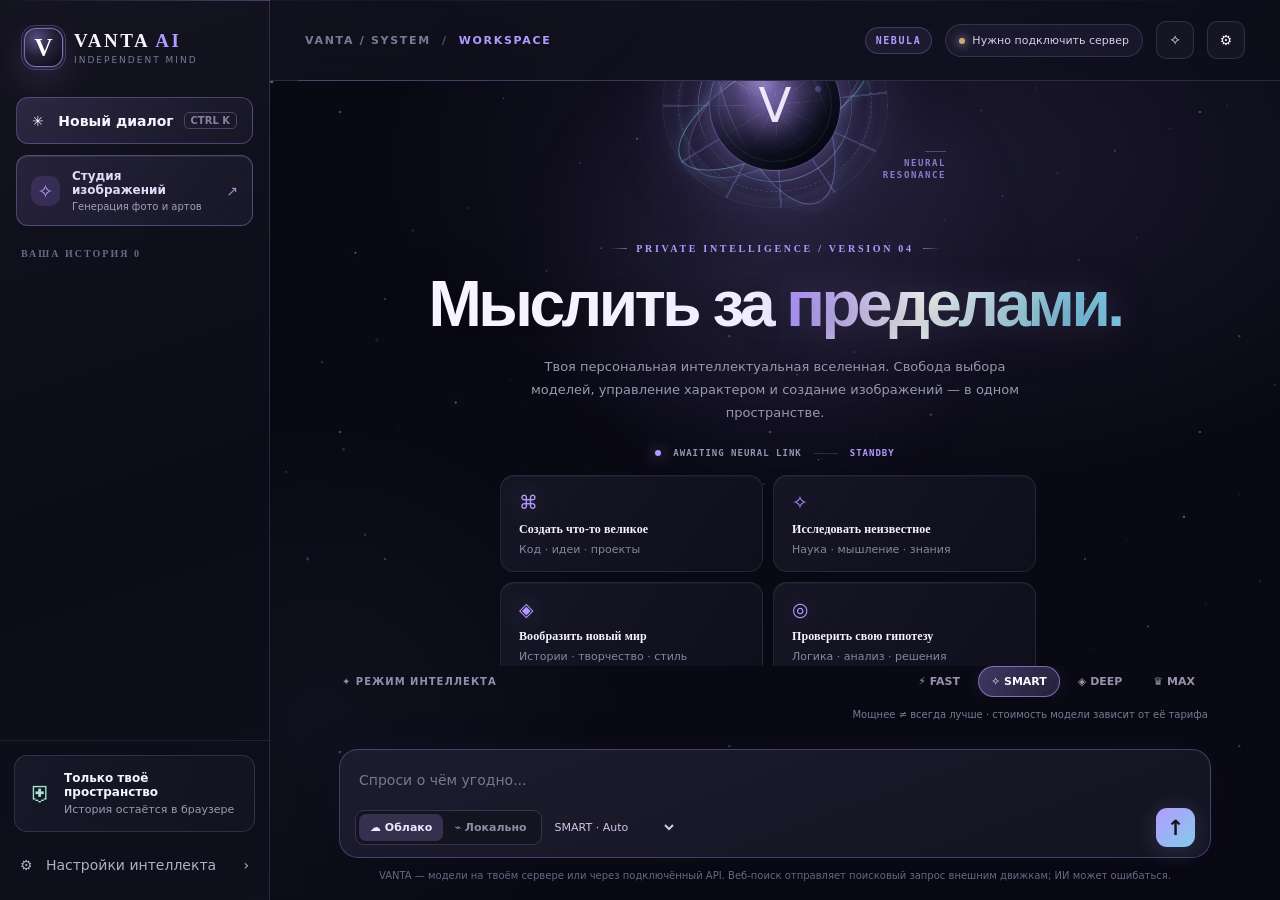
<file: vanta/index.html>
<!doctype html>
<html lang="ru">
<head>
<meta charset="UTF-8"><meta name="viewport" content="width=device-width,initial-scale=1,viewport-fit=cover">
<meta name="theme-color" content="#080910"><meta name="mobile-web-app-capable" content="yes"><meta name="apple-mobile-web-app-capable" content="yes"><meta name="apple-mobile-web-app-status-bar-style" content="black-translucent"><link rel="icon" type="image/svg+xml" href="vanta-icon.svg"><link rel="manifest" href="manifest.webmanifest"><meta name="description" content="VANTA AI — личная интеллектуальная среда. Модели, приватные диалоги, собственные правила.">
<meta name="referrer" content="no-referrer"><meta http-equiv="Content-Security-Policy" content="default-src 'none'; style-src 'self' 'unsafe-inline'; script-src 'self' 'unsafe-inline'; connect-src 'self' https:; img-src 'self' blob: data:; manifest-src 'self'; base-uri 'none'; form-action 'none'; object-src 'none'"><meta name="robots" content="noindex,nofollow">
<title>VANTA AI — Intelligence, Unbound</title>
<style>

:root{color-scheme:dark;--bg:#080910;--panel:#11121c;--panel2:#171927;--edge:rgba(194,196,239,.105);--text:#f2f0fa;--muted:#989bb4;--accent:#ac99ff;--cyan:#9adced;--gold:#e5c7a5;--nav:270px}
*{box-sizing:border-box}html,body{margin:0;height:100%;overflow:hidden}body{font-family:'DM Sans',system-ui,sans-serif;color:var(--text);background:var(--bg);font-size:14px}button,input,textarea,select{font:inherit}button{cursor:pointer}button:focus-visible,input:focus-visible,textarea:focus-visible,select:focus-visible{outline:2px solid var(--accent);outline-offset:3px}button,select{color:inherit}.app{height:100dvh;display:grid;grid-template-columns:var(--nav) minmax(0,1fr);background:radial-gradient(ellipse 42% 44% at 78% -10%,#171329 0,transparent 100%),#090910}.sidebar{display:flex;flex-direction:column;border-right:1px solid var(--edge);background:linear-gradient(145deg,#10111a,#0d0e16 60%,#12111c);min-width:0;z-index:10}.logo{display:flex;align-items:center;gap:11px;padding:28px 24px 30px}.mark{width:39px;height:39px;display:grid;place-items:center;border:1px solid #8174c8;border-radius:12px;background:radial-gradient(circle at 55% 30%,#52458b,#211f39);font:700 25px 'Space Grotesk';box-shadow:0 0 28px #6e5dd633}.logo strong{display:block;font:700 19px 'Space Grotesk';letter-spacing:2px}.logo small{display:block;color:#767c9c;letter-spacing:2px;font-size:9px;margin-top:3px}.small-label{font:700 10px 'Space Grotesk';letter-spacing:2px;color:#646b87;text-transform:uppercase;margin:22px 21px 10px}.new-btn{margin:0 16px;background:#1d1d2c;border:1px solid #3b365a;display:flex;justify-content:space-between;align-items:center;padding:14px 15px;border-radius:12px;font-weight:600;transition:.2s}.new-btn:hover{background:#29243b}.hotkey{color:#85809c;border:1px solid #49435b;font-size:10px;padding:2px 6px;border-radius:5px}.sidebar-list{display:flex;flex-direction:column;gap:5px;padding:0 12px;overflow:auto;flex:1}.chat-link{display:flex;justify-content:space-between;gap:6px;align-items:center;border:1px solid transparent;border-radius:10px;background:transparent;text-align:left;min-height:43px;padding:0 10px;color:#9296ac}.chat-link.active{background:#1e1d2b;color:#efecf8;border-color:#353149}.chat-link:hover{background:#1b1b27}.chat-link span{white-space:nowrap;overflow:hidden;text-overflow:ellipsis;max-width:175px}.chat-link .delete{background:none;border:0;color:#777b91;font-size:20px;padding:3px;opacity:0}.chat-link:hover .delete,.chat-link.active .delete{opacity:1}.sidebar-foot{padding:14px;border-top:1px solid var(--edge)}.guard{padding:15px;border:1px solid #303147;border-radius:13px;background:linear-gradient(110deg,#171828,#12131f);display:flex;gap:12px;align-items:center}.guard i{font-style:normal;color:#a7e3d2;font-size:22px}.guard b{font-size:12px;display:block}.guard small{font-size:11px;color:var(--muted);display:block;margin-top:4px}.side-settings{margin-top:12px;width:100%;display:flex;align-items:center;justify-content:space-between;padding:13px 6px;border:0;background:none;color:#b0afc3;text-align:left}.main{min-width:0;height:100dvh;display:flex;flex-direction:column;position:relative}.topbar{height:81px;flex-shrink:0;border-bottom:1px solid var(--edge);display:flex;align-items:center;justify-content:space-between;padding:0 35px;gap:15px}.crumb{display:flex;align-items:center;gap:11px;font-size:11px;letter-spacing:1.5px;font-weight:700;color:#777b95;text-transform:uppercase}.crumb b{font-weight:600;color:#d2cced}.topright{display:flex;align-items:center;gap:13px}.status{font-size:11px;border:1px solid #3a354e;background:#151522;border-radius:30px;padding:9px 13px;color:#b6a9dd;white-space:nowrap}.status-dot{width:6px;height:6px;display:inline-block;border-radius:50%;background:#d4a162;margin-right:7px;box-shadow:0 0 10px currentColor}.mini-btn{background:#1a1b29;border:1px solid #393448;border-radius:10px;width:38px;height:38px}.menu{display:none}.stage{flex:1;min-height:0;overflow-y:auto;scrollbar-color:#373046 transparent;scrollbar-width:thin;display:flex;flex-direction:column}.hero{position:relative;flex:1;min-height:510px;padding:8px 24px 35px;display:flex;flex-direction:column;justify-content:center;align-items:center;text-align:center;overflow:hidden}.ambient{pointer-events:none;position:absolute;border-radius:50%;width:480px;height:480px;top:2%;background:radial-gradient(circle,#7a61db17 0,transparent 63%);filter:blur(12px)}.orbit-box{position:relative;width:190px;height:190px;margin-bottom:25px;display:grid;place-items:center}.orbit{position:absolute;border:1px solid #9a89d94c;border-radius:50%;inset:9px;transform:rotateX(67deg) rotate(-28deg);box-shadow:0 0 50px #5240a81c}.orbit.two{transform:rotateY(66deg) rotate(40deg);inset:18px;border-color:#78c1dd3c}.orbit.three{transform:rotate(40deg) rotateX(70deg);inset:0;border-color:#cbaaff38}.eclipse{width:129px;height:129px;border-radius:50%;background:radial-gradient(circle at 36% 33%,#6d619b 0,#39335b 20%,#171827 52%,#090c18 72%);box-shadow:inset -15px -14px 26px #050610,inset 14px 8px 28px #8871b02e,0 0 28px 12px #5647a527,0 0 95px 20px #6657ae2c;animation:breathe 5s ease-in-out infinite}.eclipse:after{content:'';display:block;height:65%;width:65%;margin:18%;border-radius:50%;background:radial-gradient(circle,#2f2a4e2c,transparent 70%)}@keyframes breathe{50%{transform:scale(1.055);box-shadow:inset -15px -14px 26px #050610,inset 14px 8px 28px #8871b02e,0 0 40px 18px #5647a535,0 0 110px 25px #6657ae38}}.serial{font:700 10px 'Space Grotesk';letter-spacing:3.5px;color:#af9ceb;margin-bottom:17px}.hero h1{margin:0;font:500 clamp(39px,5vw,70px)/1.08 'Space Grotesk',sans-serif;letter-spacing:-3.2px;max-width:750px}.hero h1 em{font-style:normal;background:linear-gradient(90deg,#c9b7ff,#8fcde0,#c7b4f9);background-clip:text;color:transparent}.hero p{color:#9699af;max-width:520px;line-height:1.7;font-size:14px;margin:19px 0 32px}.prompts{display:grid;grid-template-columns:repeat(2,minmax(0,245px));gap:11px;max-width:510px;width:100%}.prompt{border:1px solid #323048;background:#141522b5;text-align:left;padding:15px 18px;border-radius:13px;position:relative;transition:.2s}.prompt:hover{border-color:#8174bc;transform:translateY(-2px)}.prompt b{font:600 12px 'Space Grotesk';display:block;margin:9px 0 3px}.prompt small{font-size:11px;color:#84889f}.prompt .symbol{font-size:20px;color:#bda5ff}.thread{width:min(810px,calc(100% - 48px));margin:34px auto 50px;display:flex;flex-direction:column;gap:25px}.bubble{display:flex;align-items:flex-start;gap:13px}.bubble.user{flex-direction:row-reverse}.avatar{display:grid;place-items:center;flex-shrink:0;width:30px;height:30px;border:1px solid #555071;background:#27243b;border-radius:10px;font:700 13px 'Space Grotesk'}.bubble.user .avatar{background:#26353e;border-color:#42616b}.msg{flex:1;min-width:0}.bubble.user .msg{flex:initial;max-width:85%;background:#1e2030;border:1px solid #36374b;border-radius:17px 4px 17px 17px;padding:12px 16px}.who{font-weight:700;font-size:11px;color:#aea0d9;margin:4px 0 10px}.bubble.user .who{display:none}.content{font-size:14px;line-height:1.8;white-space:pre-wrap;overflow-wrap:anywhere}.bubble.user .content{font-size:13px}.message-actions{display:flex;gap:8px;margin-top:10px}.message-actions button{background:none;border:0;color:#8b8da4;padding:4px 0;font-size:11px}.composer-wrap{flex-shrink:0;width:min(872px,calc(100% - 60px));margin:0 auto;padding:0 0 19px}.composer{border:1px solid #48405c;background:linear-gradient(150deg,#1b1a28,#151623);box-shadow:0 12px 45px #0004,0 0 33px #7d61d114;border-radius:18px;padding:14px 15px 10px}.composer textarea{display:block;background:none;border:0;outline:0;color:#f7f4ff;resize:none;width:100%;min-height:44px;max-height:160px;font-size:14px;line-height:1.5;padding:6px 4px}.composer textarea::placeholder{color:#78788f}.composer-row{display:flex;align-items:center;justify-content:space-between;gap:12px}.model-controls{display:flex;align-items:center;flex-wrap:wrap;gap:9px}.pills{display:flex;align-items:center;border:1px solid #37344d;padding:3px;border-radius:9px;background:#131420}.pill{border:0;border-radius:7px;background:none;color:#8e8ca7;padding:7px 11px;font-size:11px;font-weight:700}.pill.active{background:#34304d;color:#eee8ff}.model-select{background:transparent;border:0;font-size:11px;max-width:195px;color:#d1c8eb;outline:0}.model-select option{background:#1e1d2b}.send{width:39px;height:39px;border:0;border-radius:11px;background:#a78cff;color:#141022;display:grid;place-items:center;font-size:21px;transition:.2s;font-weight:700}.send:hover{background:#c2adff}.send:disabled{opacity:.45;cursor:not-allowed}.foot-note{text-align:center;color:#656982;font-size:10px;padding-top:12px}.foot-note a{color:#a796e3}.notice{color:#d6b890;font-size:12px;margin:0 0 8px;min-height:16px;text-align:center}.hidden{display:none!important}.scrim{display:none}.modal{border:1px solid #4a4265;background:#161725;color:#f4f2f9;width:min(560px,calc(100% - 28px));border-radius:18px;padding:26px;box-shadow:0 30px 100px #000b}.modal::backdrop{background:#03040cc7;backdrop-filter:blur(7px)}.modal h2{font:600 25px 'Space Grotesk';letter-spacing:-1px;margin:5px 0 10px}.modal .desc{font-size:12px;color:#9a9ab3;line-height:1.7;margin-bottom:24px}.field{display:block;color:#dad3ee;font-weight:700;font-size:11px;margin:15px 0 7px}.field-help{font-size:11px;color:#9294ab;margin:5px 0 8px}.modal input:not([type=checkbox]),.modal textarea{background:#0d0e18;border:1px solid #38364d;padding:12px 13px;width:100%;border-radius:10px;color:#f2f1fa;outline:0}.modal textarea{resize:vertical;min-height:86px}.modal input:focus,.modal textarea:focus{border-color:#8e79d6}.row-switch{margin-top:18px;display:flex;align-items:center;gap:10px;font-size:12px;color:#b5b5c9}.modal-buttons{display:flex;justify-content:space-between;gap:10px;margin-top:25px;flex-wrap:wrap}.btn{background:#242337;border:1px solid #48425d;padding:11px 14px;border-radius:10px;font-size:12px}.btn.accent{background:#a992ff;border-color:#a992ff;color:#140e22;font-weight:800}.help{margin-top:15px;color:#a4a4b9;font-size:11px;line-height:1.65}.help a{color:#cab9ff}.mobile-note{display:none}
@media(max-width:900px){:root{--nav:238px}.topbar{padding:0 22px}.hero h1{font-size:55px}.composer-wrap{width:calc(100% - 40px)}}
@media(max-width:680px){.app{display:block}.sidebar{position:fixed;inset:0 auto 0 0;width:min(295px,85vw);transform:translateX(-103%);transition:transform .22s;z-index:21;box-shadow:15px 0 45px #0006}.sidebar.open{transform:translateX(0)}.scrim.show{display:block;position:fixed;inset:0;background:#05050bbd;z-index:20}.menu{display:block}.main{height:100dvh}.topbar{height:65px;padding:0 16px}.crumb{font-size:9px;letter-spacing:1px}.topright{gap:7px}.status{font-size:10px;padding:8px}.status .tiny-hide{display:none}.hero{justify-content:center;min-height:525px;padding:4px 17px 22px}.orbit-box{width:145px;height:145px;margin-bottom:23px}.eclipse{width:103px;height:103px}.hero h1{font-size:clamp(36px,10vw,49px);letter-spacing:-2.2px}.hero p{font-size:12px;margin:16px 0 24px}.prompts{gap:8px}.prompt{padding:13px}.prompt small{font-size:10px}.composer-wrap{width:calc(100% - 22px);padding-bottom:max(10px,env(safe-area-inset-bottom))}.composer{padding:10px 11px 8px}.model-select{max-width:117px}.thread{width:calc(100% - 22px);margin-top:22px}.bubble{gap:8px}.content{font-size:13px}.foot-note{font-size:9px}.modal{padding:18px}.mobile-note{display:block}}
@media(prefers-reduced-motion:reduce){*{animation:none!important;transition:none!important}}
</style>
<link rel="stylesheet" href="studio.css">
<link rel="stylesheet" href="visuals.css?v=04">
</head>
<body>
<div class="app">
<aside id="sidebar" class="sidebar">
 <div class="logo"><span class="mark">V</span><span><strong>VANTA <span style="color:var(--accent)">AI</span></strong><small>INDEPENDENT MIND</small></span></div>
 <button id="newChat" class="new-btn"><span>✳ &nbsp; Новый диалог</span><span class="hotkey">CTRL K</span></button>
 <button id="openStudioSide" class="studio-launch"><span class="glyph">✧</span><span><b>Студия изображений</b><small>Генерация фото и артов</small></span><span class="arrow">↗</span></button>
 <div class="small-label">ВАША ИСТОРИЯ <span id="count">0</span></div><nav id="history" class="sidebar-list" aria-label="Диалоги"></nav>
 <div class="sidebar-foot"><div class="guard"><i>⛨</i><div><b>Только твоё пространство</b><small>История остаётся в браузере</small></div></div><button id="settingsBtn" class="side-settings"><span>⚙ &nbsp; Настройки интеллекта</span><span>›</span></button></div>
</aside><div id="scrim" class="scrim"></div>
<main class="main">
 <header class="topbar"><div class="crumb"><button id="menu" class="mini-btn menu" aria-label="Открыть меню">☰</button><span>VANTA / SYSTEM</span><span style="color:#52536d">/</span><b>WORKSPACE</b></div><div class="topright"><span id="themeLabel" class="vanta-chip">NEBULA</span><span class="status"><i class="status-dot"></i><span id="status">Сервер не подключён</span></span><button id="openStudioTop" class="mini-btn" title="Генерация изображений" aria-label="Студия изображений">✧</button><button id="topSettings" class="mini-btn" aria-label="Настройки">⚙</button></div></header>
 <div id="stage" class="stage">
  <section id="hero" class="hero"><div class="ambient" aria-hidden="true"></div>
   <canvas id="neuralField" class="cosmos-canvas" aria-hidden="true"></canvas><div class="cosmos-grid" aria-hidden="true"></div>
   <div id="vantaOrbit" class="orbit-console vanta-orbit-shell" role="img" aria-label="Анимированное нейронное ядро VANTA с орбитами">
    <span class="orbit-halo" aria-hidden="true"></span><span class="orbit-plate" aria-hidden="true"></span>
    <span class="orbit-lane" aria-hidden="true"></span><span class="orbit-lane second" aria-hidden="true"></span><span class="orbit-lane third" aria-hidden="true"></span>
    <span class="orbit-sphere" aria-hidden="true"><span class="core-glyph">V</span></span>
    <span class="orbit-coordinate a" aria-hidden="true">VANTA / 04<br>CORE</span>
    <span class="orbit-coordinate b" aria-hidden="true">NEURAL<br>RESONANCE</span>
   </div>
   <div class="serial">PRIVATE INTELLIGENCE / VERSION 04</div>
   <h1>Мыслить за <em>пределами.</em></h1>
   <p>Твоя персональная интеллектуальная вселенная. Свобода выбора моделей, управление характером и создание изображений — в одном пространстве.</p>
   <div class="core-readout" aria-live="off"><span class="readout-pulse" aria-hidden="true"></span><span id="coreCaption">AWAITING NEURAL LINK</span><span class="bar" aria-hidden="true"></span><b id="coreDetail">STANDBY</b></div>
   <div class="prompts"><button class="prompt" data-text="Помоги мне спроектировать необычный сайт будущего, предложи архитектуру и код."><span class="symbol">⌘</span><b>Создать что-то великое</b><small>Код · идеи · проекты</small></button>
   <button class="prompt" data-text="Помоги разобраться в очень сложной научной теме с примерами и аналогиями."><span class="symbol">✧</span><b>Исследовать неизвестное</b><small>Наука · мышление · знания</small></button>
   <button class="prompt" data-text="Предложи неожиданный сюжет для тёмного фэнтези с глубокой философией."><span class="symbol">◈</span><b>Вообразить новый мир</b><small>Истории · творчество · стиль</small></button>
   <button class="prompt" data-text="Проанализируй мою идею проекта, найди слабые места и предложи сильную стратегию."><span class="symbol">◎</span><b>Проверить свою гипотезу</b><small>Логика · анализ · решения</small></button></div>
   <button id="openStudioHero" class="vision-shortcut">✧ &nbsp; Или создай своё изображение &nbsp; ↗</button>
  </section>
  <section id="thread" class="thread hidden" aria-label="Сообщения чата" aria-live="polite"></section>
 </div>
 <div class="composer-wrap"><div class="powerbar" id="powerBar"><span class="power-label">✦ РЕЖИМ ИНТЕЛЛЕКТА</span><div class="power-presets" role="group" aria-label="Мощность облачной модели"><button class="power" data-power="fast">⚡ FAST</button><button class="power active" data-power="smart">✧ SMART</button><button class="power" data-power="deep">◈ DEEP</button><button class="power" data-power="max">♛ MAX</button></div></div><div id="powerHint" class="power-status">Мощнее ≠ всегда лучше · дорогие модели могут стоить заметно больше</div><div id="notice" class="notice" role="status"></div>
 <div class="composer"><textarea id="input" rows="1" maxlength="12000" placeholder="Спроси о чём угодно..." aria-label="Введите сообщение"></textarea>
 <div class="composer-row"><div class="model-controls"><div class="pills"><button id="cloudMode" class="pill active">☁ Облако</button><button id="localMode" class="pill">⌁ Локально</button></div><select id="model" class="model-select" aria-label="Выбери модель"><option value="openrouter/auto">Автовыбор · сильная</option><option value="anthropic/claude-sonnet-4.6">Claude Sonnet 4.6</option><option value="openai/gpt-5.6">GPT-5.6</option><option value="qwen3:4b">Qwen3 4B</option></select><button id="searchToggle" class="search-toggle" type="button" hidden aria-pressed="true" title="Свой интернет-поиск через SearXNG">🌐 Поиск</button></div><button id="send" class="send" aria-label="Отправить сообщение" title="Отправить">↑</button></div>
 </div><div class="foot-note">VANTA — модели на твоём сервере или через подключённый API. Веб-поиск отправляет поисковый запрос внешним движкам; ИИ может ошибаться.</div></div>
 <nav class="mobile-dock" aria-label="Навигация">
 <button id="dockChat" class="active" type="button"><b>◇</b>Диалог</button>
 <button id="openStudioMobile" type="button"><b>✧</b>Фото AI</button>
 <button id="dockPower" type="button"><b>⌘</b>Мощность</button>
 <button id="dockSettings" type="button"><b>⚙</b>Настройки</button>
 </nav>
</main></div>
<dialog id="settings" class="modal">
 <div style="display:flex;align-items:center;justify-content:space-between;gap:10px"><span class="serial" style="margin:0">VANTA / CONTROL PANEL</span><button id="closeSettings" class="mini-btn" aria-label="Закрыть">×</button></div>
 <h2>Настрой свой интеллект</h2><p class="desc">Сейчас открыт интерфейс VANTA. Чтобы ИИ начал отвечать, сначала нужен запущенный сервер. Одной регистрации в Cloudflare недостаточно. Не вводи пароль от Cloudflare или GitHub.</p>
 <label class="field" for="endpoint">Адрес запущенного сервера VANTA</label><input id="endpoint" autocomplete="off" spellcheck="false" placeholder="https://твой-сервер.workers.dev"><div class="field-help">Для телефона нужен HTTPS-адрес твоего сервера. URL появится после его запуска. Локально на ПК можно использовать http://127.0.0.1:8765.</div>
 <label class="field" for="access">Личный токен входа</label><input id="access" type="password" autocomplete="off" placeholder="Токен, созданный при настройке VANTA"><div class="field-help">Это отдельный секрет VANTA, не пароль Cloudflare. Не сохраняется на диске.</div>
 <label class="field" for="modelCustom">Свой ID модели (необязательно)</label><input id="modelCustom" autocomplete="off" placeholder="Не заполняй, если не знаешь ID модели"><div class="field-help">Оставь пустым: режимы FAST / SMART / DEEP / MAX выбираются отдельно.</div>
 <label class="field" for="prompt">Характер ИИ / системная инструкция</label><textarea id="prompt" rows="3" maxlength="3500">Ты VANTA AI, личный интеллектуальный помощник. Отвечай вдумчиво, честно, точно и содержательно. Не выдумывай факты. Пиши на языке пользователя.</textarea>
 <label class="row-switch"><input id="ephemeral" type="checkbox"> Приватный сеанс — не записывать историю</label>
 <section class="visual-settings" aria-labelledby="visualLabel">
  <div id="visualLabel" class="visual-settings-title">✦ Внешний вид / VANTA VISUALS</div>
  <div class="theme-choices" role="group" aria-label="Цветовая тема">
   <button class="theme-choice" type="button" data-theme="nebula" aria-pressed="true"><span class="theme-swatch" aria-hidden="true"></span>NEBULA</button>
   <button class="theme-choice" type="button" data-theme="arctic" aria-pressed="false"><span class="theme-swatch" aria-hidden="true"></span>ARCTIC</button>
   <button class="theme-choice" type="button" data-theme="ember" aria-pressed="false"><span class="theme-swatch" aria-hidden="true"></span>EMBER</button>
  </div>
  <label class="motion-toggle"><input id="motionChoice" type="checkbox" checked> Атмосферные эффекты и движение</label>
 </section>
 <div class="modal-buttons"><button id="export" class="btn">Экспорт истории</button><button id="clear" class="btn">Очистить историю</button><button id="saveSettings" class="btn accent">Сохранить настройки</button></div>
 <div class="help">Нужна помощь с запуском? <a href="https://github.com/anime-void-app/anime-void-app.github.io/blob/main/vanta/free-worker/README.md" target="_blank" rel="noopener noreferrer">Бесплатно с телефона (0 ₽)</a> · <a href="https://github.com/anime-void-app/anime-void-app.github.io/blob/main/vanta/selfhost/README.md" target="_blank" rel="noopener noreferrer">Свой ИИ без API-лимитов</a> · <a href="https://github.com/anime-void-app/anime-void-app.github.io/blob/main/vanta/README.md" target="_blank" rel="noopener noreferrer">Облачное подключение</a>. Пока сервер не запущен, чат и генерация картинок недоступны.</div>
</dialog>

<dialog id="studio" class="studio-modal" aria-labelledby="studioHeading">
 <div class="studio-wrap">
  <div class="studio-left">
   <div class="studio-kicker">✦ VANTA VISUAL LAB / 2026</div>
   <h2 id="studioHeading" class="studio-heading">Искусство из <em>мысли.</em></h2>
   <div class="studio-lead">От реалистичной фотографии до аниме и фантастических миров. Результат создаёт настоящая модель ИИ.</div>
   <label class="studio-label" for="imgPrompt">ЧТО СОЗДАЁМ?</label>
   <textarea id="imgPrompt" maxlength="4000" class="studio-textarea" placeholder="Например: кинематографичный портрет девушки с серебряными волосами под дождём в неоновом Токио, отражения, мягкое освещение..."></textarea>
   <div class="studio-minirow">
    <button type="button" class="studio-tag" data-image-style="photorealistic, natural skin texture, cinematic lens and lighting">📷 Фото</button>
    <button type="button" class="studio-tag" data-image-style="premium anime illustration, beautiful linework, atmospheric lighting">✦ Аниме</button>
    <button type="button" class="studio-tag" data-image-style="epic dark fantasy art, highly detailed, mystical atmosphere">◈ Фэнтези</button>
    <button type="button" class="studio-tag" data-image-style="elegant editorial design, careful composition, refined typography">⌘ Дизайн</button>
   </div>
   <div class="studio-cols">
    <div><label for="imgPreset" class="studio-label">МОЩНОСТЬ РИСОВАНИЯ</label>
     <select id="imgPreset" class="studio-select">
      <option value="quick">⚡ FAST · экономно</option>
      <option value="balanced" selected>✧ PRO · универсально</option>
      <option value="ultra">♛ ULTRA · детализация</option>
     </select>
    </div>
    <div><label for="imgRatio" class="studio-label">ФОРМАТ КАДРА</label>
     <select id="imgRatio" class="studio-select">
      <option value="1:1">1:1 · квадрат</option><option value="9:16">9:16 · TikTok / телефон</option><option value="16:9">16:9 · обои</option><option value="3:4">3:4 · портрет</option><option value="4:3">4:3 · альбом</option>
     </select>
    </div>
   </div>
   <button id="imgGo" class="studio-go" type="button">✦ Создать изображение</button>
   <div id="imgError" class="studio-error" role="alert"></div>
   <div id="imgAuthNote" class="studio-hint"></div>
   <div class="studio-hint">Генерация изображений расходует баланс облачного API. Результат хранится в этой вкладке, пока ты его не скачал.</div>
   <button type="button" id="studioOpenSettings" class="btn" style="margin-top:13px;align-self:flex-start">⚙ Подключить сервер</button>
  </div>
  <div class="studio-right">
   <div class="studio-topline"><span>LIVE CANVAS / VISUAL PREVIEW</span><button id="studioClose" class="studio-close" type="button" aria-label="Закрыть студию">×</button></div>
   <div id="imgPreview" class="studio-preview"><div class="empty"><span>◉</span><strong>Пока чистый холст</strong><p>Опиши сцену и выбери качество. Готовая работа появится здесь.</p></div></div>
   <div id="imgProgress" class="studio-progress" hidden><span>Синтезируем изображение…</span></div>
   <div class="studio-result-bottom"><span id="imgMeta">Ожидание запроса · 1 изображение</span><button type="button" id="imgDownload" disabled>↓ Скачать</button></div>
  </div>
 </div>
</dialog>
<script>
(function(){
'use strict';
var $=function(id){return document.getElementById(id)};
var STORAGE='vanta_ai_public_v1';
var DEFAULT_PROMPT='Ты VANTA AI, личный интеллектуальный помощник. Отвечай вдумчиво, честно, точно и содержательно. Не выдумывай факты. Пиши на языке пользователя.';
var defaultState={chats:[],active:null,mode:'cloud',model:'openrouter/auto',endpoint:'',prompt:DEFAULT_PROMPT,ephemeral:false,webSearch:true};
var state;
try{var saved=JSON.parse(localStorage.getItem(STORAGE)||'null');state=Object.assign({},defaultState,saved&&typeof saved==='object'?saved:{});if(!Array.isArray(state.chats))state.chats=[]}catch(_){state=Object.assign({},defaultState)}
var accessToken='';var busy=false;var controller=null;var noticeTimer=null;var currentModel='';var ownServer=false;var freeCloud=false;var searchAvailable=false;
function save(){try{if(state.ephemeral){localStorage.removeItem(STORAGE);return}localStorage.setItem(STORAGE,JSON.stringify({chats:state.chats.slice(0,40).map(function(c){return Object.assign({},c,{messages:c.messages.slice(-60)})}),active:state.active,mode:state.mode,model:state.model,endpoint:state.endpoint,prompt:state.prompt,webSearch:state.webSearch,ephemeral:false}))}catch(_){notify('Не удалось записать историю — сохрани важные сообщения через экспорт.')}}
function notify(t){$('notice').textContent=t;clearTimeout(noticeTimer);noticeTimer=setTimeout(function(){$('notice').textContent=''},8000)}
function active(){return state.chats.find(function(c){return c.id===state.active})||null}
function id(){return (crypto.randomUUID?crypto.randomUUID():String(Date.now())+String(Math.random()))}
function chatNew(){if(controller)controller.abort();var c={id:id(),title:'Новый диалог',messages:[],updated:Date.now()};state.chats.unshift(c);state.active=c.id;save();render();closeNav();$('input').focus();return c}
function changeChat(id){if(controller)controller.abort();state.active=id;save();render();closeNav()}
function deleteChat(id){state.chats=state.chats.filter(function(c){return c.id!==id});if(state.active===id)state.active=state.chats[0]?state.chats[0].id:null;save();render()}
function mk(tag,klass,txt){var e=document.createElement(tag);if(klass)e.className=klass;if(txt!==undefined)e.textContent=txt;return e}
function renderHistory(){var h=$('history');h.replaceChildren();$('count').textContent=state.chats.length;state.chats.slice().sort(function(a,b){return b.updated-a.updated}).forEach(function(c){var b=mk('button','chat-link'+(c.id===state.active?' active':''));b.type='button';var name=mk('span','',c.title);var del=mk('span','delete','×');del.setAttribute('role','button');del.setAttribute('tabindex','0');del.setAttribute('aria-label','Удалить чат');del.onclick=function(ev){ev.stopPropagation();deleteChat(c.id)};del.onkeydown=function(ev){if(ev.key==='Enter'){ev.stopPropagation();deleteChat(c.id)}};b.append(name,del);b.onclick=function(){changeChat(c.id)};h.append(b)})}
function renderThread(){var c=active();var list=$('thread');list.replaceChildren();var has=!!(c&&c.messages.length);$('hero').classList.toggle('hidden',has);list.classList.toggle('hidden',!has);if(!has)return;c.messages.forEach(function(m){var row=mk('article','bubble '+m.role);var av=mk('span','avatar',m.role==='user'?'Я':'V');var box=mk('div','msg');box.append(mk('div','who','VANTA AI'));var content=mk('div','content',m.content||'…');box.append(content);if(m.role==='assistant'&&m.content){var actions=mk('div','message-actions');var copy=mk('button','','Копировать');copy.onclick=function(){navigator.clipboard.writeText(m.content).then(function(){notify('Ответ скопирован')}).catch(function(){notify('Не удалось скопировать')})};actions.append(copy);box.append(actions)}row.append(av,box);list.append(row)});var s=$('stage');s.scrollTop=s.scrollHeight}
function render(){renderHistory();renderThread();$('cloudMode').textContent=ownServer?'🜁 Свой сервер':freeCloud?'☁ Бесплатно':'☁ Облако';$('cloudMode').classList.toggle('active',state.mode==='cloud');$('localMode').classList.toggle('active',state.mode==='local');var m=$('model');m.replaceChildren();var choices=freeCloud?[['openai/gpt-5.6-luna','FAST · GLM-4.7 Flash'],['openrouter/auto','SMART · Gemma 4'],['openai/gpt-5.6-sol','DEEP · Qwen 3.8'],['anthropic/claude-opus-5.5','MAX · Qwen + детали']]:ownServer?[['openai/gpt-5.6-luna','FAST · своя модель'],['openrouter/auto','SMART · своя модель'],['openai/gpt-5.6-sol','DEEP · своя модель'],['anthropic/claude-opus-5.5','MAX · своя модель']]:state.mode==='cloud'?[['openrouter/auto','SMART · Auto'],['openai/gpt-5.6-luna','FAST · GPT Luna'],['openai/gpt-5.6-sol','DEEP · GPT Sol'],['anthropic/claude-opus-5.5','MAX · Claude Opus'],['custom','Своя модель']]:[['qwen3:4b','Qwen3 · 4B'],['dolphin3','Dolphin · 8B'],['custom','Своя модель']];choices.forEach(function(pair){var o=document.createElement('option');o.value=pair[0];o.textContent=pair[1];m.append(o)});var known=choices.some(function(x){return x[0]===state.model});m.value=known?state.model:'custom';$('powerHint').textContent=freeCloud?'☁ Бесплатная квота Cloudflare: 10 000 Neurons/сутки. MAX расходует её быстрее.':ownServer?'Свой сервер: мощность зависит от GPU':'Мощность и стоимость зависят от выбранной модели';$('searchToggle').hidden=!searchAvailable;$('searchToggle').classList.toggle('active',!!state.webSearch);$('searchToggle').setAttribute('aria-pressed',String(!!state.webSearch))}
function closeNav(){$('sidebar').classList.remove('open');$('scrim').classList.remove('show')}
function openSettings(){$('endpoint').value=state.endpoint||'';$('access').value=accessToken;$('modelCustom').value=(state.model==='custom'?'':!['openrouter/auto','qwen3:4b','dolphin3','openai/gpt-5.6-luna','openai/gpt-5.6-sol','anthropic/claude-opus-5.5'].includes(state.model)?state.model:'');$('prompt').value=state.prompt;$('ephemeral').checked=!!state.ephemeral;$('settings').showModal();closeNav()}
function settingsSave(){var end=$('endpoint').value.trim().replace(/\/+$/,'');if(end&&!(/^https:\/\/[a-z0-9.-]+(?::\d+)?(?:\/[\w/-]*)?$/i.test(end)||/^http:\/\/(?:localhost|127\.0\.0\.1)(?::\d+)?$/i.test(end))){notify('Нужен HTTPS URL или локальный http://127.0.0.1:8765');return}state.endpoint=end;accessToken=$('access').value.trim();state.prompt=$('prompt').value.trim().slice(0,3500)||DEFAULT_PROMPT;var custom=$('modelCustom').value.trim();if(custom){if(!/^[a-zA-Z0-9._:/-]{1,130}$/.test(custom)){notify('Неверный ID модели');return}state.model=custom}state.ephemeral=$('ephemeral').checked;save();$('settings').close();render();ping();notify('Настройки сохранены в этом браузере; токен — только в памяти вкладки')}
function endpoint(){if(state.endpoint)return state.endpoint;if(/^(localhost|127\.0\.0\.1)$/.test(location.hostname)||location.hostname.endsWith('.ts.net')||(location.protocol==='https:'&&location.hostname!=='anime-void-app.github.io'))return location.origin;return ''}
async function ping(){var base=endpoint();ownServer=false;freeCloud=false;searchAvailable=false;if(!base){$('status').textContent='Нужно подключить сервер';render();return}try{var path=state.mode==='cloud'?'/api/health':'/api/status';var r=await fetch(base+path,{mode:'cors',cache:'no-store',signal:AbortSignal.timeout(6500)});if(!r.ok)throw Error('HTTP '+r.status);var d=await r.json();ownServer=d.provider==='VANTA Sovereign';freeCloud=d.provider==='VANTA Free';searchAvailable=ownServer&&d.search===true;$('status').textContent=freeCloud?(d.configured?(accessToken?'Бесплатный ИИ готов':'Введи токен входа'):'Настрой AI и токен'):ownServer?'Свой ИИ доступен':state.mode==='cloud'?(d.configured?'Облако готово':'Нет API-ключа'):(d.online?'Ollama готова':'Ollama не запущена');render()}catch(_){$('status').textContent='Нет связи с сервером';render()}}
function decodeLine(row,format){if(format==='sse'){if(!row.startsWith('data:'))return '';var s=row.slice(5).trim();if(s==='[DONE]')return null;if(!s)return '';try{var j=JSON.parse(s);if(j.error)throw Error(j.error.message||'Ошибка модели');return ((j.choices||[])[0]||{}).delta?.content||''}catch(e){if(e instanceof SyntaxError)return '';throw e}}else{if(!row.trim())return '';var obj=JSON.parse(row);if(obj.error)throw Error(obj.error);return obj.message?.content||''}}
async function submit(text){text=(text||'').trim();if(!text||busy)return;var base=endpoint();if(!base){openSettings();notify('Сначала подключи свой защищённый сервер. Публичный сайт не хранит API-ключи.');return}if(!accessToken&&(state.mode==='cloud'||ownServer)){openSettings();notify('Введи личный токен VANTA, созданный на сервере');return}if(state.mode==='local'&&!ownServer&&!(/^(localhost|127\.0\.0\.1)$/.test(location.hostname)||location.hostname.endsWith('.ts.net'))){notify('Для локальной модели открой приложение через localhost или Tailscale Serve');return}var c=active()||chatNew();c.messages.push({role:'user',content:text});if(c.title==='Новый диалог')c.title=text.slice(0,52);c.updated=Date.now();var requestMessages=c.messages.slice(-35).map(function(m){return {role:m.role,content:m.content}});var answer={role:'assistant',content:''};c.messages.push(answer);$('input').value='';$('input').style.height='auto';busy=true;controller=new AbortController();$('send').textContent='■';render();save();try{var model=(state.model==='custom'?'openrouter/auto':state.model);var payload={model:state.mode==='local'?'local:'+model:model,messages:requestMessages,systemPrompt:state.prompt,temperature:0.65,webSearch:searchAvailable&&!!state.webSearch};var headers={'Content-Type':'application/json'};if(accessToken)headers.Authorization='Bearer '+accessToken;var r=await fetch(base+'/api/chat',{method:'POST',mode:'cors',headers:headers,body:JSON.stringify(payload),signal:controller.signal});if(!r.ok){var er=await r.json().catch(function(){return {}});throw Error(er.error||er.detail||'Сервер вернул ошибку '+r.status)}if(!r.body)throw Error('Не поддерживается потоковая выдача');var format=(r.headers.get('Content-Type')||'').includes('event-stream')?'sse':'ndjson';var reader=r.body.getReader();var decoder=new TextDecoder();var buffer='';while(true){var result=await reader.read();buffer+=decoder.decode(result.value||new Uint8Array(),{stream:!result.done});var lines=buffer.split('\n');buffer=lines.pop()||'';if(result.done&&buffer.trim()){lines.push(buffer);buffer=''}for(var line of lines){var piece=decodeLine(line.trim(),format);if(piece===null)break;if(piece){answer.content+=piece;renderThread()}}if(result.done)break}if(!answer.content)throw Error('Модель не вернула текст')}catch(e){if(e.name!=='AbortError')notify(e.message||'Ошибка подключения');if(!answer.content)answer.content='[Ответ не получен. Проверь подключение и попробуй ещё раз.]'}finally{busy=false;controller=null;$('send').textContent='↑';save();renderThread()}}
$('newChat').onclick=chatNew;$('menu').onclick=function(){$('sidebar').classList.add('open');$('scrim').classList.add('show')};$('scrim').onclick=closeNav;$('settingsBtn').onclick=openSettings;$('topSettings').onclick=openSettings;$('closeSettings').onclick=function(){$('settings').close()};$('saveSettings').onclick=settingsSave;
$('cloudMode').onclick=function(){state.mode='cloud';state.model='openrouter/auto';save();render();ping()};
$('localMode').onclick=function(){state.mode='local';state.model='qwen3:4b';save();render();ping();if(!(/^(localhost|127\.0\.0\.1)$/.test(location.hostname)||location.hostname.endsWith('.ts.net')))notify('Локальный ИИ доступен через приложение на ПК/Tailscale, не напрямую через GitHub Pages')};
$('model').onchange=function(){if(this.value==='custom'){openSettings();return}state.model=this.value;save();render()};
$('send').onclick=function(){if(busy){controller?.abort();return}submit($('input').value)};
$('input').onkeydown=function(e){if(e.key==='Enter'&&!e.shiftKey){e.preventDefault();submit(this.value)}};
$('input').oninput=function(){this.style.height='auto';this.style.height=Math.min(this.scrollHeight,160)+'px'};
document.querySelectorAll('.prompt').forEach(function(el){el.onclick=function(){$('input').value=el.getAttribute('data-text');$('input').focus()}});
$('searchToggle').onclick=function(){state.webSearch=!state.webSearch;save();render()};
document.onkeydown=function(e){if((e.ctrlKey||e.metaKey)&&e.key.toLowerCase()==='k'){e.preventDefault();chatNew()}if(e.key==='Escape')closeNav()};
$('clear').onclick=function(){if(confirm('Удалить всю историю переписок в этом браузере?')){state.chats=[];state.active=null;save();render();notify('История удалена')}};
$('export').onclick=function(){var data=new Blob([JSON.stringify({exportedAt:new Date().toISOString(),chats:state.chats},null,2)],{type:'application/json'});var u=URL.createObjectURL(data);var a=document.createElement('a');a.href=u;a.download='vanta-history.json';a.click();setTimeout(function(){URL.revokeObjectURL(u)},1000)};

window.VantaBridge=Object.freeze({
 configuration:function(){return {mode:state.mode,model:state.model,freeCloud:freeCloud,cloudReady:!!(state.endpoint&&accessToken)}},
 openSettings:openSettings,
 selectCloudModel:function(model){
  if(!['openai/gpt-5.6-luna','openrouter/auto','openai/gpt-5.6-sol','anthropic/claude-opus-5.5'].includes(model))return;
  state.mode='cloud';state.model=model;save();render();ping();
 },
 generateImage:async function(payload){
  if(!state.endpoint||!accessToken)throw Error('Открой настройки, введи URL защищённого сервера и свой личный токен.');
  if(!state.endpoint.startsWith('https://'))throw Error('Генерация доступна только через HTTPS.');
  var r=await fetch(state.endpoint+'/api/images',{
   method:'POST',mode:'cors',cache:'no-store',
   headers:{'Content-Type':'application/json','Authorization':'Bearer '+accessToken},
   body:JSON.stringify(payload)
  });
  var data=await r.json().catch(function(){return {error:'Неверный ответ сервера изображений'}});
  if(!r.ok)throw Error(data.error||('Ошибка сервера: '+r.status));
  return data;
 }
});
render();ping();
})();
</script>
<script src="studio.js"></script>
<script src="visuals.js?v=04"></script></body></html>
</file>
<file: vanta/studio.css>
/* VANTA AI 0.3 — atelier, responsive dock, animated precision details */
:root{--violet:#ad98fb;--ink:#090a11;--stellar:#b8d5ff}
body{background:#080911}
.app:after{content:"";position:fixed;inset:0;pointer-events:none;opacity:.24;background-image:radial-gradient(circle at 10% 15%,#c3baff 0 1px,transparent 1.5px),radial-gradient(circle at 79% 35%,#fff 0 1px,transparent 1.5px),radial-gradient(circle at 43% 82%,#9cd9ee 0 1px,transparent 1.5px);background-size:350px 260px,430px 320px,510px 410px;z-index:0}
.sidebar,.main{z-index:1}
.logo .mark{position:relative;isolation:isolate;transition:transform .35s ease}
.logo .mark:before{content:"";position:absolute;inset:-4px;border:1px solid #ae97f64f;border-radius:14px;z-index:-1;animation:floatmark 5s ease-in-out infinite}
@keyframes floatmark{50%{transform:rotate(6deg) scale(1.09);opacity:.35}}
.orbit{animation:orbital 19s linear infinite}
.orbit.two{animation:orbital2 25s linear infinite reverse}
.orbit.three{animation:orbital 34s linear infinite}
@keyframes orbital{50%{filter:hue-rotate(20deg);transform:rotateX(67deg) rotate(152deg)}}
@keyframes orbital2{50%{transform:rotateY(66deg) rotate(220deg)}}
.studio-launch{width:calc(100% - 32px);margin:11px 16px 0;display:flex;align-items:center;gap:12px;padding:13px 14px;border:1px solid #51416e;border-radius:12px;background:linear-gradient(115deg,#2c243e,#171725);color:#e4dafa;text-align:left;box-shadow:inset 0 1px #ffffff13;transition:transform .2s,box-shadow .2s}
.studio-launch:hover{transform:translateY(-2px);box-shadow:0 9px 34px #7c57c32c}
.studio-launch .glyph{display:grid;place-items:center;width:30px;height:30px;border-radius:10px;background:#8465ce35;color:#d6bfff;font-size:19px}
.studio-launch b{display:block;font:600 12px 'Space Grotesk',system-ui}
.studio-launch small{display:block;color:#a4a0b6;font-size:10px;margin-top:4px}
.studio-launch .arrow{margin-left:auto;color:#9d8dce}
.powerbar{display:flex;align-items:center;justify-content:space-between;gap:10px;padding:0 3px 12px;min-height:39px}
.power-label{display:flex;align-items:center;gap:7px;color:#8f90ac;font-size:10px;letter-spacing:1px;text-transform:uppercase;font-weight:700;white-space:nowrap}
.power-presets{display:flex;gap:5px;align-items:center;max-width:100%;overflow-x:auto;scrollbar-width:none}
.power-presets::-webkit-scrollbar{display:none}
.power{padding:8px 12px;border:1px solid transparent;background:transparent;border-radius:99px;color:#9793ab;font-size:11px;font-weight:700;white-space:nowrap;transition:background .2s,color .2s,border .2s}
.power.active{background:linear-gradient(140deg,#392e58,#2b2947);color:#eadfff;border-color:#6b5a9c}
.power[data-power="max"].active{border-color:#97745c;background:linear-gradient(120deg,#513b42,#33283f);color:#ffe1b7}
.power:hover{color:#f2ecff;border-color:#5e527b}
.hero .prompts .prompt{backdrop-filter:blur(8px)}
.vision-shortcut{display:flex;align-items:center;justify-content:center;gap:8px;margin:18px 0 0;border:0;background:transparent;color:#baafe9;font-size:11px;font-weight:700}
.vision-shortcut:hover{color:white}
.mobile-dock{display:none}
.studio-modal{width:min(1050px,calc(100vw - 44px));height:min(780px,calc(100dvh - 55px));max-height:95dvh;padding:0;border:1px solid #51456c;border-radius:25px;background:linear-gradient(145deg,#151420,#0e111c);color:#f5f3ff;box-shadow:0 30px 115px #000e;overflow:hidden}
.studio-modal::backdrop{background:rgba(4,5,14,.82);backdrop-filter:blur(11px)}
.studio-wrap{height:100%;display:grid;grid-template-columns:minmax(330px,.9fr) minmax(360px,1.1fr);overflow:hidden}
.studio-left{padding:31px 32px;display:flex;flex-direction:column;min-height:0;overflow-y:auto;border-right:1px solid #383348;position:relative}
.studio-left:before{content:"";position:absolute;pointer-events:none;left:-80px;top:-110px;width:260px;height:260px;border-radius:50%;background:radial-gradient(circle,#7a50b537,transparent 65%)}
.studio-kicker{color:#a999dc;font-size:10px;letter-spacing:3px;font-weight:700;text-transform:uppercase}
.studio-heading{font:600 34px/1.1 'Space Grotesk',system-ui;letter-spacing:-1.4px;margin:14px 0 8px}
.studio-heading em{font-style:normal;background:linear-gradient(100deg,#bfa5ff,#acd5ed);background-clip:text;color:transparent}
.studio-lead{font-size:12px;color:#9596af;line-height:1.65;margin-bottom:19px}
.studio-label{display:block;font-size:10px;text-transform:uppercase;letter-spacing:1.4px;color:#9f9ab9;font-weight:700;margin:16px 0 9px}
.studio-textarea{width:100%;resize:vertical;min-height:118px;border-radius:14px;background:#0c0d17;border:1px solid #444057;color:#f5f1ff;padding:15px 16px;font:13px/1.65 'DM Sans',system-ui}
.studio-textarea::placeholder{color:#6e6d86}
.studio-minirow{display:flex;gap:8px;flex-wrap:wrap;margin-top:9px}
.studio-tag{border:1px solid #433d59;background:#232033;color:#b8acd3;border-radius:7px;padding:7px 10px;font-size:10px;transition:.2s}
.studio-tag:hover{background:#352948;color:#faf5ff}
.studio-select{display:block;width:100%;background:#1d1c2b;border:1px solid #49415f;border-radius:10px;color:#e4dbfc;padding:11px;font-size:12px}
.studio-select option{color:#eee;background:#222034}
.studio-cols{display:grid;grid-template-columns:1fr 1fr;gap:12px}
.studio-go{margin-top:20px;width:100%;border:1px solid #bc9cfb;background:linear-gradient(100deg,#9b7dea,#bd9cff);color:#180e2c;border-radius:12px;padding:15px;font-weight:800;display:flex;align-items:center;justify-content:center;gap:9px;box-shadow:0 5px 28px #9c75ef34;transition:.2s}
.studio-go:disabled{opacity:.5;cursor:not-allowed;box-shadow:none}
.studio-go:not(:disabled):hover{transform:translateY(-1px);box-shadow:0 10px 40px #a28aed55}
.studio-hint{font-size:10px;line-height:1.6;color:#9091a7;padding-top:14px}
.studio-error{color:#ffc8c3;font-size:12px;line-height:1.6;padding:9px 0}
.studio-right{position:relative;display:flex;flex-direction:column;padding:25px 27px;min-height:0;background:radial-gradient(ellipse at 60% 36%,#242039,#10121c 60%)}
.studio-topline{display:flex;justify-content:space-between;align-items:center;gap:10px;color:#8c8fa8;font-size:10px;letter-spacing:1.2px}
.studio-close{display:grid;place-items:center;background:#242238;border:1px solid #464058;color:#e4def6;border-radius:10px;font-size:22px;width:36px;height:36px}
.studio-preview{margin:24px 0 14px;flex:1;min-height:230px;position:relative;display:flex;align-items:center;justify-content:center;border:1px dashed #47405e;border-radius:16px;overflow:hidden;background:radial-gradient(circle at 55% 30%,#27213b,#0d1019 62%);text-align:center}
.studio-preview:before{content:"";position:absolute;inset:0;background-image:linear-gradient(#eee1ff05 1px,transparent 1px),linear-gradient(90deg,#eee1ff05 1px,transparent 1px);background-size:29px 29px;pointer-events:none}
.studio-preview .empty{position:relative;max-width:250px;padding:20px}
.studio-preview .empty span{font-size:60px;filter:drop-shadow(0 0 15px #9377c1)}
.studio-preview .empty strong{display:block;font-size:15px;margin:9px 0}
.studio-preview .empty p{font-size:11px;line-height:1.7;color:#888aa4}
.studio-preview img{max-width:100%;max-height:100%;object-fit:contain;position:absolute;inset:0;width:100%;height:100%}
.studio-progress{position:absolute;inset:0;display:grid;place-items:center;z-index:1;background:#0b0c17df;backdrop-filter:blur(8px)}
.studio-progress:before{content:"";width:74px;height:74px;border:2px solid #483f67;border-top-color:#dac9ff;border-radius:50%;animation:spin 1.25s linear infinite;grid-area:1/1}
.studio-progress span{grid-area:1/1;padding-top:130px;font-size:12px;color:#d7c8ff}
@keyframes spin{to{transform:rotate(360deg)}}
.studio-result-bottom{display:flex;align-items:center;justify-content:space-between;gap:10px;flex-wrap:wrap;color:#9b99b2;font-size:11px;min-height:48px}
.studio-result-bottom button{background:#292538;border:1px solid #584871;padding:11px 16px;color:#eee5ff;border-radius:9px;font-size:12px}
.studio-result-bottom button:disabled{opacity:.4;cursor:not-allowed}
@media(max-width:860px){.studio-modal{width:min(580px,calc(100vw - 20px));height:95dvh}.studio-wrap{display:flex;flex-direction:column;overflow:auto}.studio-left{overflow:visible;flex:none;padding:25px}.studio-right{flex:none;min-height:440px;padding:19px 23px;border-top:1px solid #373047}.studio-preview{height:310px;min-height:310px;flex:none;margin:15px 0}}
@media(max-width:680px){
  .topbar{height:61px}
  .powerbar{padding:2px 0 8px;display:block}
  .power-label{display:none}
  .power-presets{gap:4px;justify-content:space-between}
  .power{font-size:10px;padding:8px 10px;flex:1}
  .composer-wrap{padding-bottom:7px}
  .composer textarea{min-height:37px}
  .mobile-dock{height:60px;flex-shrink:0;display:flex;justify-content:space-around;gap:4px;align-items:center;padding:4px 8px max(6px,env(safe-area-inset-bottom));border-top:1px solid #343247;background:linear-gradient(180deg,#131320,#11121c)}
  .mobile-dock button{border:0;background:transparent;color:#888ba3;font-size:10px;display:flex;flex-direction:column;gap:4px;align-items:center;justify-content:center;min-width:60px}
  .mobile-dock button b{font-size:18px;font-weight:500}
  .mobile-dock button.active{color:#c5b1ff}
  .hero{min-height:425px;padding-top:8px}
  .orbit-box{width:124px;height:124px;margin-bottom:18px}
  .eclipse{width:93px;height:93px}
  .hero h1{font-size:clamp(33px,9.2vw,47px)}
  .hero p{max-width:340px;margin-bottom:17px}
  .vision-shortcut{margin-top:9px}
  .prompts{max-width:410px}
  .prompt{padding:10px 12px!important}
  .prompt b{font-size:11px!important}
  .studio-modal{width:100vw;height:100dvh;max-height:100dvh;border:0;border-radius:0}
  .studio-wrap{display:block;height:100%;overflow-y:auto;scrollbar-width:thin}
  .studio-left{padding:27px 19px 22px}
  .studio-right{min-height:370px;padding:18px 19px max(25px,env(safe-area-inset-bottom))}
  .studio-heading{font-size:31px}
  .studio-preview{height:290px;min-height:290px}
}
@media(prefers-reduced-motion:reduce){.logo .mark:before,.orbit,.orbit.two,.orbit.three,.studio-progress:before{animation:none!important}}

.studio-progress[hidden]{display:none!important}

.power-status{text-align:right;font-size:10px;color:#777994;min-height:16px;padding:0 3px 4px}
@media(max-width:680px){.power-status{display:none}}

.search-toggle{padding:8px 10px;border:1px solid #424359;border-radius:10px;background:#151728;color:#959bb4;font-weight:700;white-space:nowrap;font-size:11px;transition:background .2s,border .2s}
.search-toggle.active{border-color:#6fa998;color:#bceada;background:#203830}
.search-toggle[hidden]{display:none!important}
@media(max-width:680px){.search-toggle{font-size:10px;padding:6px 8px}.model-controls{flex-wrap:wrap}.composer-row{gap:7px}}

/* Mobile settings: keep save actions visible on short phone screens */
.modal{max-height:min(92dvh,900px);overflow-y:auto;overscroll-behavior:contain;scrollbar-width:thin}
.modal-buttons{position:sticky;bottom:-27px;padding:12px 0 calc(12px + env(safe-area-inset-bottom));background:#161725;z-index:2}
@media(max-width:680px){
 .modal{width:calc(100vw - 16px);height:calc(100dvh - 20px);max-height:calc(100dvh - 20px);padding:18px 16px}
 .modal h2{font-size:22px}
 .modal .desc{margin-bottom:12px}
 .modal-buttons{bottom:-18px;margin-top:16px;display:grid;grid-template-columns:1fr 1fr;gap:7px;padding:10px 0 calc(8px + env(safe-area-inset-bottom))}
 .modal-buttons .btn{min-width:0;padding:12px 8px;font-size:12px}
 .modal-buttons #saveSettings{grid-column:1 / -1;grid-row:1;min-height:44px}
 .modal-buttons #export{grid-column:1;grid-row:2}
 .modal-buttons #clear{grid-column:2;grid-row:2}
 .modal .field{margin:12px 0 6px}
 .modal .field-help{font-size:10px}
}
</file>
<file: vanta/visuals.css>
/* VANTA 0.4 / COSMIC INTERFACE: original, responsive, self-contained design language. */
/* Themes are local preferences. No third-party assets, tracking or heavy animation libraries. */
:root{
  --v-primary:#b39aff;--v-primary-rgb:179,154,255;
  --v-second:#83cce9;--v-second-rgb:131,204,233;
  --v-hot:#e4a2d5;--v-deep:#090914;--v-surface:#171527;
  --v-line:rgba(192,177,244,.17);--v-dust:#c7bafd;--v-name:"NEBULA";
}
:root[data-vanta-theme="arctic"]{
  --v-primary:#74dce5;--v-primary-rgb:116,220,229;
  --v-second:#9dbeff;--v-second-rgb:157,190,255;
  --v-hot:#83dddc;--v-deep:#061318;--v-surface:#12252b;
  --v-line:rgba(133,226,225,.19);--v-dust:#a8f3f4;--v-name:"ARCTIC";
}
:root[data-vanta-theme="ember"]{
  --v-primary:#edb683;--v-primary-rgb:237,182,131;
  --v-second:#df9cbe;--v-second-rgb:223,156,190;
  --v-hot:#ffc29b;--v-deep:#151010;--v-surface:#2c2020;
  --v-line:rgba(241,174,145,.18);--v-dust:#ffe0bf;--v-name:"EMBER";
}
body{background:var(--v-deep)!important; color:#f7f4ff}
.app{
 background:
  radial-gradient(ellipse 60% 50% at 73% 18%,rgba(var(--v-primary-rgb),.105),transparent 72%),
  radial-gradient(ellipse 30% 42% at 25% 80%,rgba(var(--v-second-rgb),.043),transparent 80%),
  var(--v-deep)!important;
}
.sidebar{
 background:linear-gradient(161deg,rgba(21,20,33,.98),rgba(11,12,23,.985) 57%,rgba(15,16,28,.98))!important;
 border-right:1px solid var(--v-line)!important
}
.sidebar::before{
 content:"";height:1px;position:absolute;top:0;left:0;right:0;
 background:linear-gradient(90deg,transparent,rgba(var(--v-primary-rgb),.8),transparent)
}
.logo .mark{
 border-color:rgba(var(--v-primary-rgb),.65)!important;
 color:#fff;
 background:radial-gradient(circle at 32% 26%,rgba(var(--v-primary-rgb),.43),rgba(var(--v-primary-rgb),.1) 47%,#0e0e1b 89%)!important;
 box-shadow:0 0 0 1px rgba(var(--v-primary-rgb),.14),0 13px 35px rgba(var(--v-primary-rgb),.18)!important;
}
.logo strong{letter-spacing:2.5px}
.logo strong span{color:var(--v-primary)!important}
.new-btn{background:linear-gradient(125deg,rgba(var(--v-primary-rgb),.16),rgba(23,23,39,.93))!important;border-color:rgba(var(--v-primary-rgb),.32)!important}
.new-btn:hover,.new-btn:focus-visible{border-color:var(--v-primary)!important;box-shadow:0 6px 25px rgba(var(--v-primary-rgb),.14)}
.studio-launch{
 background:linear-gradient(120deg,rgba(var(--v-primary-rgb),.13),rgba(24,24,40,.95))!important;
 border-color:rgba(var(--v-primary-rgb),.35)!important;
}
.studio-launch .glyph{color:var(--v-primary)!important}
.topbar{
 border-bottom:1px solid var(--v-line)!important;
 background:linear-gradient(135deg,rgba(18,19,32,.78),rgba(12,13,25,.63));
 backdrop-filter:blur(14px);
 position:relative;
}
.topbar::after{
 content:"";position:absolute;bottom:-1px;left:28px;right:28px;height:1px;
 background:linear-gradient(90deg,rgba(var(--v-primary-rgb),.25),transparent 60%);
 pointer-events:none;
}
.crumb{letter-spacing:1.7px}
.crumb b{color:var(--v-primary)}
.status{border-color:var(--v-line)!important;background:rgba(var(--v-primary-rgb),.065)!important;color:#d6d0ef!important}
.status-dot{background:#d2aa71}
.mini-btn{border-color:var(--v-line)!important;background:rgba(24,24,38,.8)!important;transition:background .2s,transform .2s}
.mini-btn:hover{background:rgba(var(--v-primary-rgb),.15)!important;transform:translateY(-1px)}
.hero{isolation:isolate;overflow:hidden;gap:0;min-height:540px}
.hero>.ambient{opacity:.45;background:radial-gradient(circle,rgba(var(--v-primary-rgb),.24) 0,transparent 65%);filter:blur(28px);width:560px;height:560px;top:-100px}
.hero>.cosmos-canvas{position:absolute;inset:0;width:100%;height:100%;pointer-events:none;opacity:.92;z-index:-2}
.hero>.cosmos-grid{
 position:absolute;inset:0;pointer-events:none;z-index:-1;overflow:hidden;
 background:
  linear-gradient(rgba(var(--v-primary-rgb),.025) 1px,transparent 1px),
  linear-gradient(90deg,rgba(var(--v-primary-rgb),.025) 1px,transparent 1px);
 background-size:64px 64px;
 mask-image:radial-gradient(ellipse at 50% 44%,black,transparent 80%);
}
.hero>.cosmos-grid::after{
 content:"";position:absolute;left:15%;right:15%;top:38%;bottom:-25%;
 background:repeating-linear-gradient(90deg,transparent 0 55px,rgba(var(--v-primary-rgb),.04) 56px),
 repeating-linear-gradient(0deg,transparent 0 55px,rgba(var(--v-primary-rgb),.04) 56px);
 transform:perspective(500px) rotateX(68deg);
 transform-origin:bottom;
 opacity:.75;
}
.orbit-console{
 position:relative;width:270px;height:250px;margin:0 auto 13px;
 display:grid;place-items:center;isolation:isolate;flex-shrink:0;
}
.orbit-halo{
 width:242px;height:242px;border-radius:50%;position:absolute;inset:4px;
 background:radial-gradient(circle,rgba(var(--v-primary-rgb),.16),rgba(var(--v-primary-rgb),.035) 35%,transparent 66%);
 filter:blur(10px);
 animation:v-halo 7s ease-in-out infinite;
}
.orbit-plate{
 position:absolute;inset:22px;border-radius:50%;
 border:1px solid rgba(var(--v-primary-rgb),.14);
 background:
  repeating-conic-gradient(from 21deg,rgba(var(--v-primary-rgb),.28) 0deg 1.2deg,transparent 1.3deg 31deg),
  radial-gradient(circle,transparent 61%,rgba(var(--v-second-rgb),.055) 62%,transparent 68%);
 box-shadow:0 0 40px rgba(var(--v-primary-rgb),.07),inset 0 0 37px rgba(var(--v-primary-rgb),.09);
 opacity:.74;
 animation:v-disc 46s linear infinite;
}
.orbit-plate::after{content:"";position:absolute;inset:15px;border-radius:50%;border:1px dashed rgba(var(--v-primary-rgb),.29);animation:v-disc 24s linear infinite reverse}
.orbit-lane{position:absolute;width:218px;height:84px;border:1px solid rgba(var(--v-second-rgb),.5);border-radius:50%;transform:rotate(-30deg);box-shadow:0 0 17px rgba(var(--v-second-rgb),.14);animation:v-lane 14s ease-in-out infinite}
.orbit-lane.second{width:214px;height:92px;border-color:rgba(var(--v-primary-rgb),.43);transform:rotate(66deg);animation:v-lane2 19s ease-in-out infinite reverse}
.orbit-lane.third{width:205px;height:98px;border-color:rgba(var(--v-primary-rgb),.27);transform:rotate(143deg);animation:v-lane3 23s ease-in-out infinite}
.orbit-lane::before{content:"";position:absolute;width:6px;height:6px;border-radius:50%;left:50%;top:-4px;background:var(--v-second);box-shadow:0 0 15px 4px rgba(var(--v-second-rgb),.52)}
.orbit-lane.second::before{background:var(--v-primary);box-shadow:0 0 13px 3px rgba(var(--v-primary-rgb),.42)}
.orbit-sphere{
 position:relative;width:132px;height:132px;border-radius:50%;display:grid;place-items:center;
 background:
  radial-gradient(circle at 35% 24%,rgba(244,242,255,.26),transparent 21%),
  radial-gradient(circle at 42% 35%,rgba(var(--v-primary-rgb),.6),rgba(var(--v-primary-rgb),.19) 31%,#141529 63%,#070a16 89%);
 border:1px solid rgba(var(--v-primary-rgb),.44);
 box-shadow:
  inset -14px -18px 33px #03040baa,
  inset 12px 8px 20px rgba(var(--v-primary-rgb),.22),
  0 0 22px 3px rgba(var(--v-primary-rgb),.19),
  0 0 93px 21px rgba(var(--v-primary-rgb),.16);
 animation:v-heart 5s ease-in-out infinite;
}
.orbit-sphere::before{content:"";position:absolute;inset:8px;border-radius:50%;border:1px solid rgba(255,255,255,.08)}
.orbit-sphere .core-glyph{
 font:500 48px/1 'Space Grotesk',system-ui;
 letter-spacing:-5px;margin-right:5px;color:rgba(247,243,255,.93);
 text-shadow:0 0 22px rgba(var(--v-primary-rgb),.6);
}
.orbit-sphere::after{
 content:"";position:absolute;inset:-12px;border-radius:50%;border-top:1px solid rgba(var(--v-primary-rgb),.65);border-bottom:1px solid rgba(var(--v-second-rgb),.42);transform:rotate(-28deg);
 animation:v-disc 13s linear infinite;
}
.orbit-coordinate{
 position:absolute;z-index:2;font:600 9px/1.3 ui-monospace,SFMono-Regular,Consolas,monospace;
 color:rgba(var(--v-primary-rgb),.75);letter-spacing:1.6px;pointer-events:none
}
.orbit-coordinate.a{top:28px;left:-40px}
.orbit-coordinate.b{bottom:49px;right:-36px;text-align:right}
.orbit-coordinate::before{content:"";display:block;width:21px;height:1px;background:var(--v-primary);opacity:.35;margin-bottom:6px}
.orbit-coordinate.b::before{margin-left:auto}
.hero .serial{
 display:flex;align-items:center;justify-content:center;gap:9px;
 color:var(--v-primary);text-shadow:0 0 19px rgba(var(--v-primary-rgb),.2);
 letter-spacing:2.7px;margin-bottom:16px;
}
.hero .serial::before,.hero .serial::after{content:"";height:1px;width:17px;background:linear-gradient(90deg,transparent,var(--v-primary));opacity:.6}
.hero .serial::after{transform:rotate(180deg)}
.hero h1{font-weight:550;max-width:840px;letter-spacing:-3.5px;text-shadow:0 9px 48px #0007}
.hero h1 em{background:linear-gradient(105deg,var(--v-primary) 5%,#fff 41%,var(--v-second) 84%);background-clip:text;color:transparent;filter:drop-shadow(0 0 16px rgba(var(--v-primary-rgb),.2))}
.hero p{margin:15px 0 24px;max-width:520px;font-size:13px;line-height:1.8}
.core-readout{
 display:flex;align-items:center;gap:12px;justify-content:center;margin:-1px 0 16px;
 color:#9695b1;letter-spacing:1px;font:600 9px/1.2 ui-monospace,SFMono-Regular,Consolas,monospace;
}
.core-readout .readout-pulse{height:6px;width:6px;border-radius:50%;background:var(--v-primary);box-shadow:0 0 13px rgba(var(--v-primary-rgb),.7)}
.core-readout b{color:var(--v-primary);font-weight:700}
.core-readout .bar{height:1px;width:24px;background:var(--v-line)}
.prompts{max-width:550px;grid-template-columns:repeat(2,minmax(0,263px));gap:10px}
.hero .prompt{
 background:linear-gradient(125deg,rgba(25,25,41,.82),rgba(17,17,31,.78))!important;
 border:1px solid rgba(var(--v-primary-rgb),.13)!important;
 border-radius:14px;box-shadow:0 1px 0 rgba(255,255,255,.035) inset;
 overflow:hidden;isolation:isolate;
 transition:border-color .25s,transform .25s,box-shadow .25s;
}
.hero .prompt::before{
 content:"";position:absolute;inset:0;pointer-events:none;
 background:linear-gradient(120deg,transparent 16%,rgba(var(--v-primary-rgb),.09),transparent 65%);
 transform:translateX(-130%);transition:transform .55s ease;
}
.hero .prompt:hover::before,.hero .prompt:focus-visible::before{transform:translateX(140%)}
.hero .prompt:hover,.hero .prompt:focus-visible{border-color:rgba(var(--v-primary-rgb),.52)!important;box-shadow:0 12px 30px rgba(var(--v-primary-rgb),.1)}
.hero .prompt .symbol{font-size:19px;color:var(--v-primary);filter:drop-shadow(0 0 12px rgba(var(--v-primary-rgb),.35))}
.hero .prompt b{font-size:12px;letter-spacing:.1px}
.vision-shortcut{color:var(--v-primary)!important;border:1px solid rgba(var(--v-primary-rgb),.21)!important;padding:9px 14px;border-radius:99px;background:rgba(var(--v-primary-rgb),.055)!important}
.vision-shortcut:hover{background:rgba(var(--v-primary-rgb),.15)!important;box-shadow:0 8px 22px rgba(var(--v-primary-rgb),.1)}
.composer{border:1px solid rgba(var(--v-primary-rgb),.3)!important;background:linear-gradient(160deg,rgba(30,29,48,.96),rgba(19,21,34,.96))!important;border-radius:19px!important}
.composer:focus-within{border-color:rgba(var(--v-primary-rgb),.71)!important;box-shadow:0 8px 45px rgba(var(--v-primary-rgb),.15),inset 0 1px rgba(255,255,255,.04)!important}
.power.active{
 border-color:rgba(var(--v-primary-rgb),.6)!important;color:#fcfaff!important;
 background:linear-gradient(130deg,rgba(var(--v-primary-rgb),.33),rgba(var(--v-primary-rgb),.16))!important;
 box-shadow:0 0 19px rgba(var(--v-primary-rgb),.1);
}
.power[data-power="max"].active{border-color:rgba(var(--v-primary-rgb),.8)!important}
.send{background:linear-gradient(140deg,var(--v-primary),var(--v-second))!important;color:#11131e!important;box-shadow:0 4px 23px rgba(var(--v-primary-rgb),.2)}
.send:hover{filter:brightness(1.1)}
.thread .bubble{animation:v-message .35s ease both}
.thread .bubble.user .msg{border-color:rgba(var(--v-primary-rgb),.23)}
.thread .bubble .avatar{color:var(--v-primary);border-color:rgba(var(--v-primary-rgb),.35)!important}
.thread .bubble .who{color:var(--v-primary)}
.guard{border-color:var(--v-line)!important}
.mobile-dock{backdrop-filter:blur(18px);border-top:1px solid var(--v-line)!important}
.mobile-dock button.active{color:var(--v-primary)!important}
.studio-modal{border-color:rgba(var(--v-primary-rgb),.46)!important}
.studio-kicker{color:var(--v-primary)!important}
.studio-heading em{background:linear-gradient(100deg,var(--v-primary),var(--v-second))!important;background-clip:text!important;color:transparent!important}
.studio-preview{border-color:rgba(var(--v-primary-rgb),.28)!important}
.studio-go{background:linear-gradient(120deg,var(--v-primary),var(--v-second))!important;border-color:var(--v-primary)!important}
.modal{border-color:rgba(var(--v-primary-rgb),.37)!important;box-shadow:0 35px 100px #000b,0 0 56px rgba(var(--v-primary-rgb),.1)}
.modal .btn.accent{background:linear-gradient(130deg,var(--v-primary),var(--v-second))!important;border-color:var(--v-primary)!important}
.visual-settings{margin:20px 0;padding:14px 15px;border:1px solid var(--v-line);border-radius:14px;background:rgba(var(--v-primary-rgb),.045)}
.visual-settings-title{font-weight:700;font-size:11px;color:#e9e0ff;letter-spacing:1.4px;text-transform:uppercase;margin-bottom:12px}
.theme-choices{display:grid;grid-template-columns:repeat(3,minmax(0,1fr));gap:8px}
.theme-choice{min-height:77px;text-align:left;background:#121523;border:1px solid #343346;border-radius:11px;padding:10px 9px;display:flex;flex-direction:column;gap:6px;justify-content:center;color:#b4b5c6;font-size:10px;letter-spacing:.7px;font-weight:800;transition:transform .2s,border-color .2s}
.theme-choice .theme-swatch{height:16px;width:56px;max-width:100%;border-radius:20px;background:linear-gradient(110deg,#b39aff,#7ecfea);box-shadow:0 0 12px #9b85eb33}
.theme-choice[data-theme="arctic"] .theme-swatch{background:linear-gradient(110deg,#66d6dc,#8cbdff)}
.theme-choice[data-theme="ember"] .theme-swatch{background:linear-gradient(110deg,#edb683,#dd98b8)}
.theme-choice:hover{transform:translateY(-2px)}
.theme-choice[aria-pressed="true"]{border-color:var(--v-primary);background:rgba(var(--v-primary-rgb),.16);color:#fff;box-shadow:inset 0 1px rgba(255,255,255,.05)}
.motion-toggle{display:flex;align-items:center;gap:9px;margin-top:12px;font-size:11px;color:#b8b8cb}
.motion-toggle input{accent-color:var(--v-primary)}
.vanta-chip{font:700 10px ui-monospace,SFMono-Regular,Consolas,monospace;letter-spacing:1.6px;color:var(--v-primary);border:1px solid rgba(var(--v-primary-rgb),.25);background:rgba(var(--v-primary-rgb),.08);border-radius:99px;padding:7px 10px;white-space:nowrap}
.vanta-loading .orbit-sphere{animation:v-generating 1.6s ease-in-out infinite}
.vanta-loading .orbit-halo{opacity:1;filter:blur(6px)}
.vanta-loading .core-readout .readout-pulse{background:#b9efce;box-shadow:0 0 15px #a3eab499}
@keyframes v-heart{50%{transform:scale(1.055);box-shadow:inset -14px -18px 33px #03040baa,inset 12px 8px 20px rgba(var(--v-primary-rgb),.3),0 0 33px 5px rgba(var(--v-primary-rgb),.3),0 0 104px 29px rgba(var(--v-primary-rgb),.2)}}
@keyframes v-halo{50%{transform:scale(1.2);opacity:.58}}
@keyframes v-disc{to{transform:rotate(360deg)}}
@keyframes v-lane{50%{transform:rotate(150deg) scale(1.05)}}
@keyframes v-lane2{50%{transform:rotate(-114deg) scale(1.04)}}
@keyframes v-lane3{50%{transform:rotate(323deg) scale(.98)}}
@keyframes v-generating{50%{transform:scale(1.11);filter:brightness(1.15)}}
@keyframes v-message{from{opacity:0;transform:translateY(8px)}to{opacity:1;transform:translateY(0)}}
/* Desktop hover / mobile economy */
@media(min-width:850px){
 .hero{padding-top:18px}
 .hero .orbit-console{margin-top:-20px}
 .vanta-orbit-shell:hover .orbit-sphere{filter:brightness(1.12)}
}
@media(max-width:680px){
 .hero{padding:6px 13px 18px;min-height:455px}
 .orbit-console{width:185px;height:177px;margin:0 auto 7px}
 .orbit-halo{width:172px;height:172px;inset:2px}
 .orbit-plate{inset:16px}
 .orbit-lane{width:159px;height:59px}
 .orbit-lane.second{width:157px;height:64px}
 .orbit-lane.third{width:155px;height:70px}
 .orbit-sphere{width:98px;height:98px}
 .orbit-sphere .core-glyph{font-size:37px}
 .orbit-sphere::after{inset:-9px}
 .orbit-coordinate{font-size:7px}
 .orbit-coordinate.a{top:16px;left:-5px}
 .orbit-coordinate.b{bottom:22px;right:-7px}
 .hero>.ambient{width:350px;height:380px;top:-90px}
 .hero>.cosmos-grid{background-size:38px 38px}
 .hero .serial{font-size:9px;letter-spacing:1.5px;margin-bottom:11px}
 .hero h1{font-size:clamp(35px,10vw,47px);letter-spacing:-1.9px;line-height:1.04}
 .hero p{font-size:11px;line-height:1.63;max-width:340px;margin:11px 0 13px}
 .core-readout{font-size:8px;margin-bottom:14px}
 .prompts{gap:7px}
 .hero .prompt{min-height:81px;padding:12px}
 .hero .prompt b{font-size:10px}
 .hero .prompt small{font-size:9px}
 .hero .vision-shortcut{margin-top:11px;font-size:10px}
 .vanta-chip{display:none}
 .topbar{backdrop-filter:blur(8px)}
 .theme-choices{gap:5px}
 .theme-choice{padding:9px 7px;font-size:9px}
}
@media(max-width:385px){
 .hero h1{font-size:34px}
 .hero .prompt{min-height:75px}
 .orbit-console{width:169px;height:161px}
 .orbit-halo{width:156px;height:156px}
 .orbit-lane{width:143px;height:55px}
 .orbit-lane.second{width:145px;height:59px}
 .orbit-lane.third{width:141px;height:63px}
 .orbit-sphere{width:90px;height:90px}
 .hero p{margin:9px 0 12px}
}
@media(prefers-reduced-motion:reduce){
 .orbit-sphere,.orbit-halo,.orbit-plate,.orbit-plate::after,.orbit-lane,.orbit-lane.second,.orbit-lane.third,.vanta-loading .orbit-sphere,.thread .bubble{animation:none!important}
 .hero .prompt::before{transition:none}
}
:root.vanta-motion-off .orbit-sphere,:root.vanta-motion-off .orbit-halo,:root.vanta-motion-off .orbit-plate,:root.vanta-motion-off .orbit-plate::after,:root.vanta-motion-off .orbit-lane,:root.vanta-motion-off .orbit-lane.second,:root.vanta-motion-off .orbit-lane.third,:root.vanta-motion-off .vanta-loading .orbit-sphere,:root.vanta-motion-off .thread .bubble{animation:none!important}
</file>
